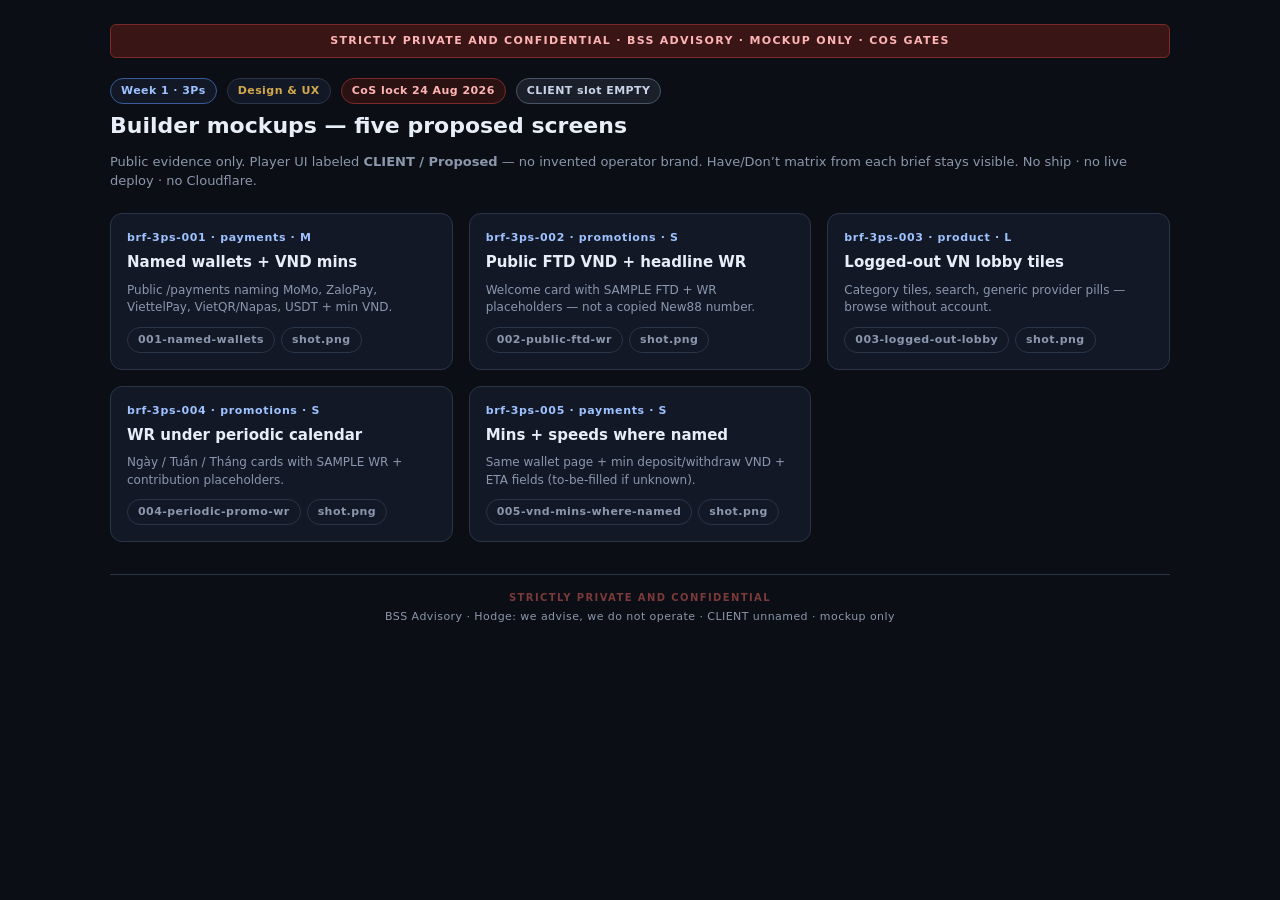
<file: index.html>
<!DOCTYPE html>
<html lang="en">
<head>
  <meta charset="utf-8" />
  <meta name="viewport" content="width=device-width, initial-scale=1" />
  <title>BSS Advisory · Week 1 3Ps mockups · PRIVATE</title>
  <link rel="stylesheet" href="styles.css" />
</head>
<body>
  <div class="advisory-shell">
    <div class="confidential-banner">STRICTLY PRIVATE AND CONFIDENTIAL · BSS Advisory · Mockup only · CoS gates</div>

    <div class="meta-bar">
      <span class="badge id">Week 1 · 3Ps</span>
      <span class="badge effort">Design &amp; UX</span>
      <span class="badge gate">CoS lock 24 Aug 2026</span>
      <span class="badge client">CLIENT slot EMPTY</span>
    </div>

    <h1>Builder mockups — five proposed screens</h1>
    <p class="subtitle">
      Public evidence only. Player UI labeled <strong>CLIENT / Proposed</strong> — no invented operator brand.
      Have/Don’t matrix from each brief stays visible. No ship · no live deploy · no Cloudflare.
    </p>

    <div class="gallery-grid">
      <a class="gallery-card" href="001-named-wallets/">
        <div class="gid">brf-3ps-001 · payments · M</div>
        <h3>Named wallets + VND mins</h3>
        <p>Public /payments naming MoMo, ZaloPay, ViettelPay, VietQR/Napas, USDT + min VND.</p>
        <div class="tags">
          <span class="badge">001-named-wallets</span>
          <span class="badge">shot.png</span>
        </div>
      </a>
      <a class="gallery-card" href="002-public-ftd-wr/">
        <div class="gid">brf-3ps-002 · promotions · S</div>
        <h3>Public FTD VND + headline WR</h3>
        <p>Welcome card with SAMPLE FTD + WR placeholders — not a copied New88 number.</p>
        <div class="tags">
          <span class="badge">002-public-ftd-wr</span>
          <span class="badge">shot.png</span>
        </div>
      </a>
      <a class="gallery-card" href="003-logged-out-lobby/">
        <div class="gid">brf-3ps-003 · product · L</div>
        <h3>Logged-out VN lobby tiles</h3>
        <p>Category tiles, search, generic provider pills — browse without account.</p>
        <div class="tags">
          <span class="badge">003-logged-out-lobby</span>
          <span class="badge">shot.png</span>
        </div>
      </a>
      <a class="gallery-card" href="004-periodic-promo-wr/">
        <div class="gid">brf-3ps-004 · promotions · S</div>
        <h3>WR under periodic calendar</h3>
        <p>Ngày / Tuần / Tháng cards with SAMPLE WR + contribution placeholders.</p>
        <div class="tags">
          <span class="badge">004-periodic-promo-wr</span>
          <span class="badge">shot.png</span>
        </div>
      </a>
      <a class="gallery-card" href="005-vnd-mins-where-named/">
        <div class="gid">brf-3ps-005 · payments · S</div>
        <h3>Mins + speeds where named</h3>
        <p>Same wallet page + min deposit/withdraw VND + ETA fields (to-be-filled if unknown).</p>
        <div class="tags">
          <span class="badge">005-vnd-mins-where-named</span>
          <span class="badge">shot.png</span>
        </div>
      </a>
    </div>

    <div class="footer-conf">
      STRICTLY PRIVATE AND CONFIDENTIAL
      <span class="sub">BSS Advisory · Hodge: we advise, we do not operate · CLIENT unnamed · mockup only</span>
    </div>
  </div>
</body>
</html>
</file>
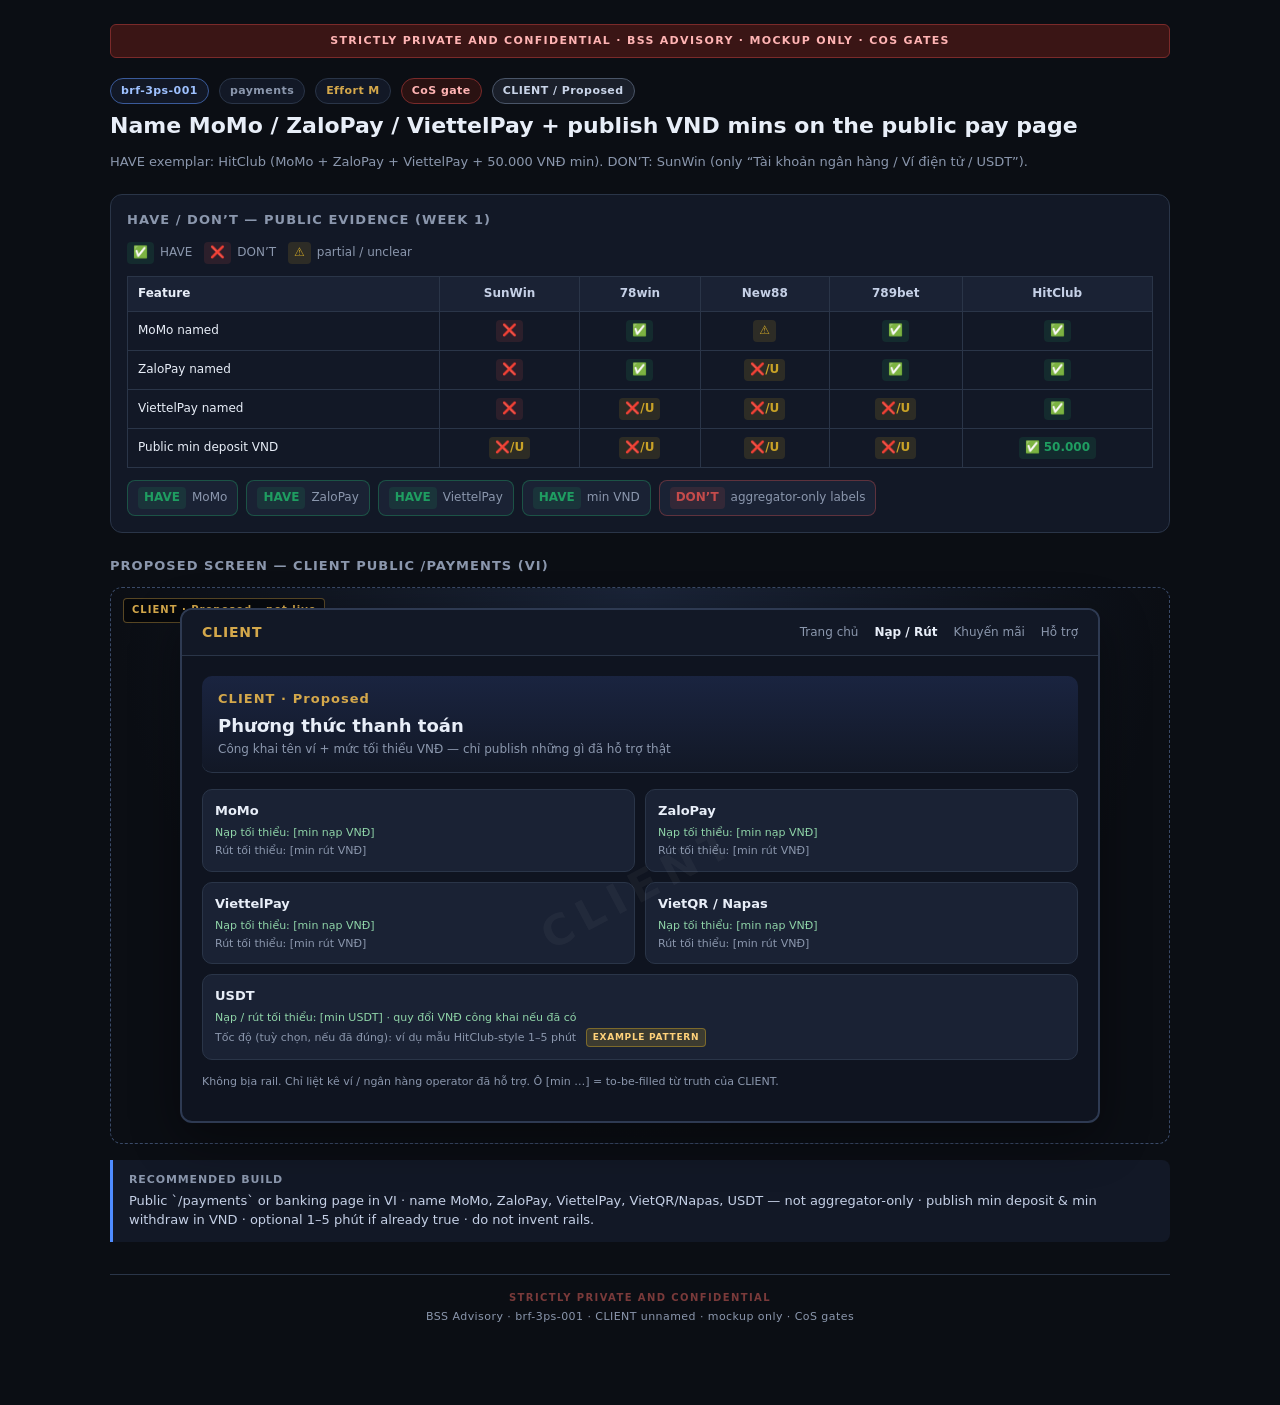
<file: 001-named-wallets/index.html>
<!DOCTYPE html>
<html lang="en">
<head>
  <meta charset="utf-8" />
  <meta name="viewport" content="width=device-width, initial-scale=1" />
  <title>brf-3ps-001 · Named wallets + VND mins · PRIVATE</title>
  <link rel="stylesheet" href="../styles.css" />
</head>
<body>
  <div class="advisory-shell">
    <div class="confidential-banner">STRICTLY PRIVATE AND CONFIDENTIAL · BSS Advisory · Mockup only · CoS gates</div>

    <div class="meta-bar">
      <span class="badge id">brf-3ps-001</span>
      <span class="badge">payments</span>
      <span class="badge effort">Effort M</span>
      <span class="badge gate">CoS gate</span>
      <span class="badge client">CLIENT / Proposed</span>
    </div>

    <h1>Name MoMo / ZaloPay / ViettelPay + publish VND mins on the public pay page</h1>
    <p class="subtitle">HAVE exemplar: HitClub (MoMo + ZaloPay + ViettelPay + 50.000 VNĐ min). DON’T: SunWin (only “Tài khoản ngân hàng / Ví điện tử / USDT”).</p>

    <section class="hd-section">
      <h2>Have / Don’t — public evidence (Week 1)</h2>
      <div class="hd-legend">
        <span><span class="chip have">✅</span> HAVE</span>
        <span><span class="chip dont">❌</span> DON’T</span>
        <span><span class="chip warn">⚠</span> partial / unclear</span>
      </div>
      <table class="matrix">
        <thead>
          <tr>
            <th>Feature</th>
            <th class="brand">SunWin</th>
            <th class="brand">78win</th>
            <th class="brand">New88</th>
            <th class="brand">789bet</th>
            <th class="brand">HitClub</th>
          </tr>
        </thead>
        <tbody>
          <tr>
            <td>MoMo named</td>
            <td><span class="chip dont">❌</span></td>
            <td><span class="chip have">✅</span></td>
            <td><span class="chip warn">⚠</span></td>
            <td><span class="chip have">✅</span></td>
            <td><span class="chip have">✅</span></td>
          </tr>
          <tr>
            <td>ZaloPay named</td>
            <td><span class="chip dont">❌</span></td>
            <td><span class="chip have">✅</span></td>
            <td><span class="chip warn">❌/U</span></td>
            <td><span class="chip have">✅</span></td>
            <td><span class="chip have">✅</span></td>
          </tr>
          <tr>
            <td>ViettelPay named</td>
            <td><span class="chip dont">❌</span></td>
            <td><span class="chip warn">❌/U</span></td>
            <td><span class="chip warn">❌/U</span></td>
            <td><span class="chip warn">❌/U</span></td>
            <td><span class="chip have">✅</span></td>
          </tr>
          <tr>
            <td>Public min deposit VND</td>
            <td><span class="chip warn">❌/U</span></td>
            <td><span class="chip warn">❌/U</span></td>
            <td><span class="chip warn">❌/U</span></td>
            <td><span class="chip warn">❌/U</span></td>
            <td><span class="chip have">✅ 50.000</span></td>
          </tr>
        </tbody>
      </table>
      <div class="hd-strip">
        <div class="hd-pill have-row"><span class="chip have">HAVE</span><span class="label">MoMo</span></div>
        <div class="hd-pill have-row"><span class="chip have">HAVE</span><span class="label">ZaloPay</span></div>
        <div class="hd-pill have-row"><span class="chip have">HAVE</span><span class="label">ViettelPay</span></div>
        <div class="hd-pill have-row"><span class="chip have">HAVE</span><span class="label">min VND</span></div>
        <div class="hd-pill dont-row"><span class="chip dont">DON’T</span><span class="label">aggregator-only labels</span></div>
      </div>
    </section>

    <section class="mock-section">
      <h2>Proposed screen — CLIENT public /payments (VI)</h2>
      <div class="mock-frame">
        <div class="mock-label">CLIENT · Proposed · not live</div>
        <div class="desktop-mock">
          <div class="desktop-topbar">
            <div class="desktop-brand">CLIENT</div>
            <div class="desktop-nav">
              <span>Trang chủ</span>
              <span class="active">Nạp / Rút</span>
              <span>Khuyến mãi</span>
              <span>Hỗ trợ</span>
            </div>
          </div>
          <div class="desktop-body">
            <div class="client-watermark">CLIENT</div>
            <div class="ui-header" style="border-radius:10px;margin-bottom:16px;">
              <div class="brand-slot">CLIENT · Proposed</div>
              <div class="page-title">Phương thức thanh toán</div>
              <div class="page-sub">Công khai tên ví + mức tối thiểu VNĐ — chỉ publish những gì đã hỗ trợ thật</div>
            </div>
            <div class="wallet-grid" style="padding:0;">
              <div class="wallet-card">
                <div class="name">MoMo</div>
                <div class="min">Nạp tối thiểu: [min nạp VNĐ]</div>
                <div class="eta">Rút tối thiểu: [min rút VNĐ]</div>
              </div>
              <div class="wallet-card">
                <div class="name">ZaloPay</div>
                <div class="min">Nạp tối thiểu: [min nạp VNĐ]</div>
                <div class="eta">Rút tối thiểu: [min rút VNĐ]</div>
              </div>
              <div class="wallet-card">
                <div class="name">ViettelPay</div>
                <div class="min">Nạp tối thiểu: [min nạp VNĐ]</div>
                <div class="eta">Rút tối thiểu: [min rút VNĐ]</div>
              </div>
              <div class="wallet-card">
                <div class="name">VietQR / Napas</div>
                <div class="min">Nạp tối thiểu: [min nạp VNĐ]</div>
                <div class="eta">Rút tối thiểu: [min rút VNĐ]</div>
              </div>
              <div class="wallet-card span2">
                <div class="name">USDT</div>
                <div class="min">Nạp / rút tối thiểu: [min USDT] · quy đổi VNĐ công khai nếu đã có</div>
                <div class="eta">Tốc độ (tuỳ chọn, nếu đã đúng): ví dụ mẫu HitClub-style 1–5 phút <span class="sample-tag">EXAMPLE PATTERN</span></div>
              </div>
            </div>
            <p style="font-size:11px;color:#8b97ad;margin-top:14px;">
              Không bịa rail. Chỉ liệt kê ví / ngân hàng operator đã hỗ trợ. Ô [min …] = to-be-filled từ truth của CLIENT.
            </p>
          </div>
        </div>
      </div>
    </section>

    <div class="rec-box">
      <strong>Recommended build</strong>
      Public `/payments` or banking page in VI · name MoMo, ZaloPay, ViettelPay, VietQR/Napas, USDT — not aggregator-only · publish min deposit &amp; min withdraw in VND · optional 1–5 phút if already true · do not invent rails.
    </div>

    <div class="footer-conf">
      STRICTLY PRIVATE AND CONFIDENTIAL
      <span class="sub">BSS Advisory · brf-3ps-001 · CLIENT unnamed · mockup only · CoS gates</span>
    </div>
  </div>
</body>
</html>
</file>
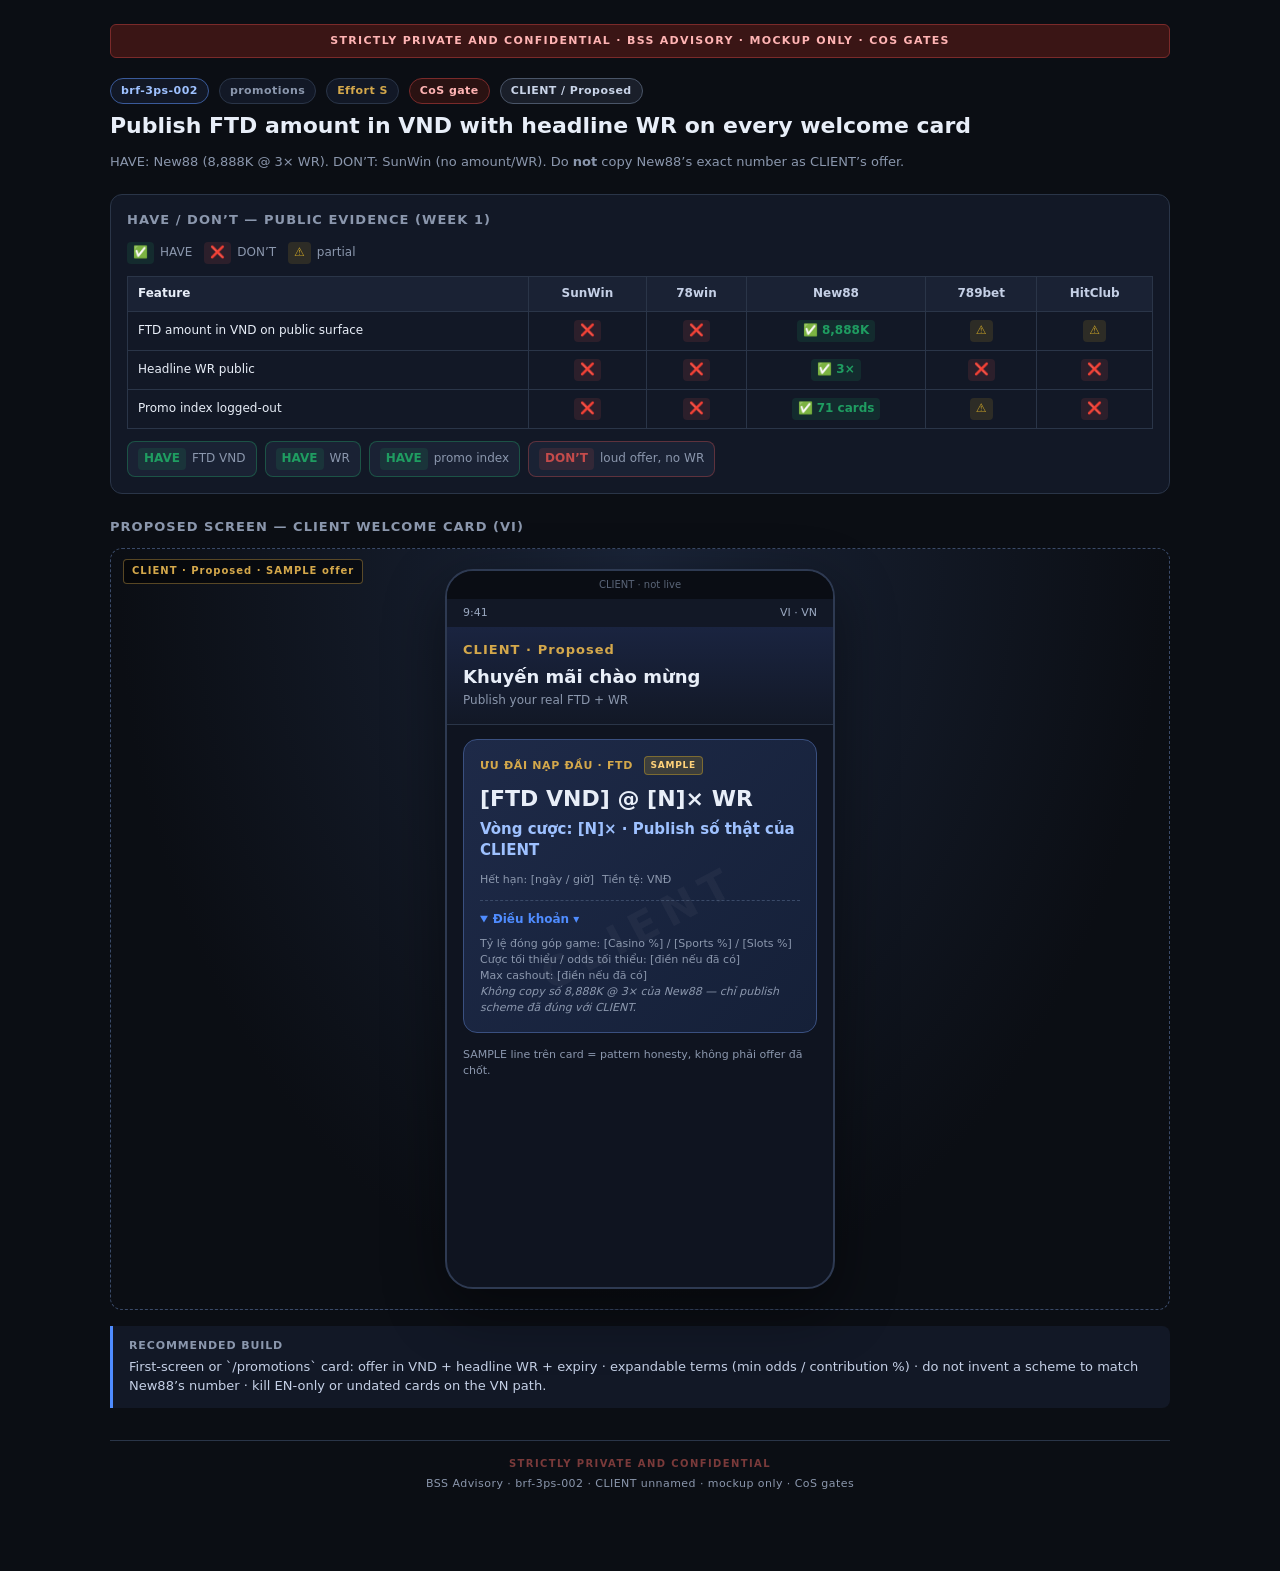
<file: 002-public-ftd-wr/index.html>
<!DOCTYPE html>
<html lang="en">
<head>
  <meta charset="utf-8" />
  <meta name="viewport" content="width=device-width, initial-scale=1" />
  <title>brf-3ps-002 · Public FTD + WR · PRIVATE</title>
  <link rel="stylesheet" href="../styles.css" />
</head>
<body>
  <div class="advisory-shell">
    <div class="confidential-banner">STRICTLY PRIVATE AND CONFIDENTIAL · BSS Advisory · Mockup only · CoS gates</div>

    <div class="meta-bar">
      <span class="badge id">brf-3ps-002</span>
      <span class="badge">promotions</span>
      <span class="badge effort">Effort S</span>
      <span class="badge gate">CoS gate</span>
      <span class="badge client">CLIENT / Proposed</span>
    </div>

    <h1>Publish FTD amount in VND with headline WR on every welcome card</h1>
    <p class="subtitle">HAVE: New88 (8,888K @ 3× WR). DON’T: SunWin (no amount/WR). Do <strong>not</strong> copy New88’s exact number as CLIENT’s offer.</p>

    <section class="hd-section">
      <h2>Have / Don’t — public evidence (Week 1)</h2>
      <div class="hd-legend">
        <span><span class="chip have">✅</span> HAVE</span>
        <span><span class="chip dont">❌</span> DON’T</span>
        <span><span class="chip warn">⚠</span> partial</span>
      </div>
      <table class="matrix">
        <thead>
          <tr>
            <th>Feature</th>
            <th class="brand">SunWin</th>
            <th class="brand">78win</th>
            <th class="brand">New88</th>
            <th class="brand">789bet</th>
            <th class="brand">HitClub</th>
          </tr>
        </thead>
        <tbody>
          <tr>
            <td>FTD amount in VND on public surface</td>
            <td><span class="chip dont">❌</span></td>
            <td><span class="chip dont">❌</span></td>
            <td><span class="chip have">✅ 8,888K</span></td>
            <td><span class="chip warn">⚠</span></td>
            <td><span class="chip warn">⚠</span></td>
          </tr>
          <tr>
            <td>Headline WR public</td>
            <td><span class="chip dont">❌</span></td>
            <td><span class="chip dont">❌</span></td>
            <td><span class="chip have">✅ 3×</span></td>
            <td><span class="chip dont">❌</span></td>
            <td><span class="chip dont">❌</span></td>
          </tr>
          <tr>
            <td>Promo index logged-out</td>
            <td><span class="chip dont">❌</span></td>
            <td><span class="chip dont">❌</span></td>
            <td><span class="chip have">✅ 71 cards</span></td>
            <td><span class="chip warn">⚠</span></td>
            <td><span class="chip dont">❌</span></td>
          </tr>
        </tbody>
      </table>
      <div class="hd-strip">
        <div class="hd-pill have-row"><span class="chip have">HAVE</span><span class="label">FTD VND</span></div>
        <div class="hd-pill have-row"><span class="chip have">HAVE</span><span class="label">WR</span></div>
        <div class="hd-pill have-row"><span class="chip have">HAVE</span><span class="label">promo index</span></div>
        <div class="hd-pill dont-row"><span class="chip dont">DON’T</span><span class="label">loud offer, no WR</span></div>
      </div>
    </section>

    <section class="mock-section">
      <h2>Proposed screen — CLIENT welcome card (VI)</h2>
      <div class="mock-frame">
        <div class="mock-label">CLIENT · Proposed · SAMPLE offer</div>
        <div class="phone">
          <div class="phone-notch">CLIENT · not live</div>
          <div class="phone-status"><span>9:41</span><span>VI · VN</span></div>
          <div class="phone-body">
            <div class="client-watermark">CLIENT</div>
            <div class="ui-header">
              <div class="brand-slot">CLIENT · Proposed</div>
              <div class="page-title">Khuyến mãi chào mừng</div>
              <div class="page-sub">Publish your real FTD + WR</div>
            </div>
            <div class="promo-card">
              <div class="eyebrow">Ưu đãi nạp đầu · FTD <span class="sample-tag">SAMPLE</span></div>
              <div class="headline">[FTD VND] @ [N]× WR</div>
              <div class="wr">Vòng cược: [N]× · Publish số thật của CLIENT</div>
              <div class="meta-row">
                <span>Hết hạn: [ngày / giờ]</span>
                <span>Tiền tệ: VNĐ</span>
              </div>
              <div class="terms-toggle">
                <details open>
                  <summary>Điều khoản ▾</summary>
                  <div class="terms-body">
                    Tỷ lệ đóng góp game: [Casino %] / [Sports %] / [Slots %]<br />
                    Cược tối thiểu / odds tối thiểu: [điền nếu đã có]<br />
                    Max cashout: [điền nếu đã có]<br />
                    <em>Không copy số 8,888K @ 3× của New88 — chỉ publish scheme đã đúng với CLIENT.</em>
                  </div>
                </details>
              </div>
            </div>
            <p style="padding:0 16px;font-size:11px;color:#8b97ad;">
              SAMPLE line trên card = pattern honesty, không phải offer đã chốt.
            </p>
          </div>
        </div>
      </div>
    </section>

    <div class="rec-box">
      <strong>Recommended build</strong>
      First-screen or `/promotions` card: offer in VND + headline WR + expiry · expandable terms (min odds / contribution %) · do not invent a scheme to match New88’s number · kill EN-only or undated cards on the VN path.
    </div>

    <div class="footer-conf">
      STRICTLY PRIVATE AND CONFIDENTIAL
      <span class="sub">BSS Advisory · brf-3ps-002 · CLIENT unnamed · mockup only · CoS gates</span>
    </div>
  </div>
</body>
</html>
</file>
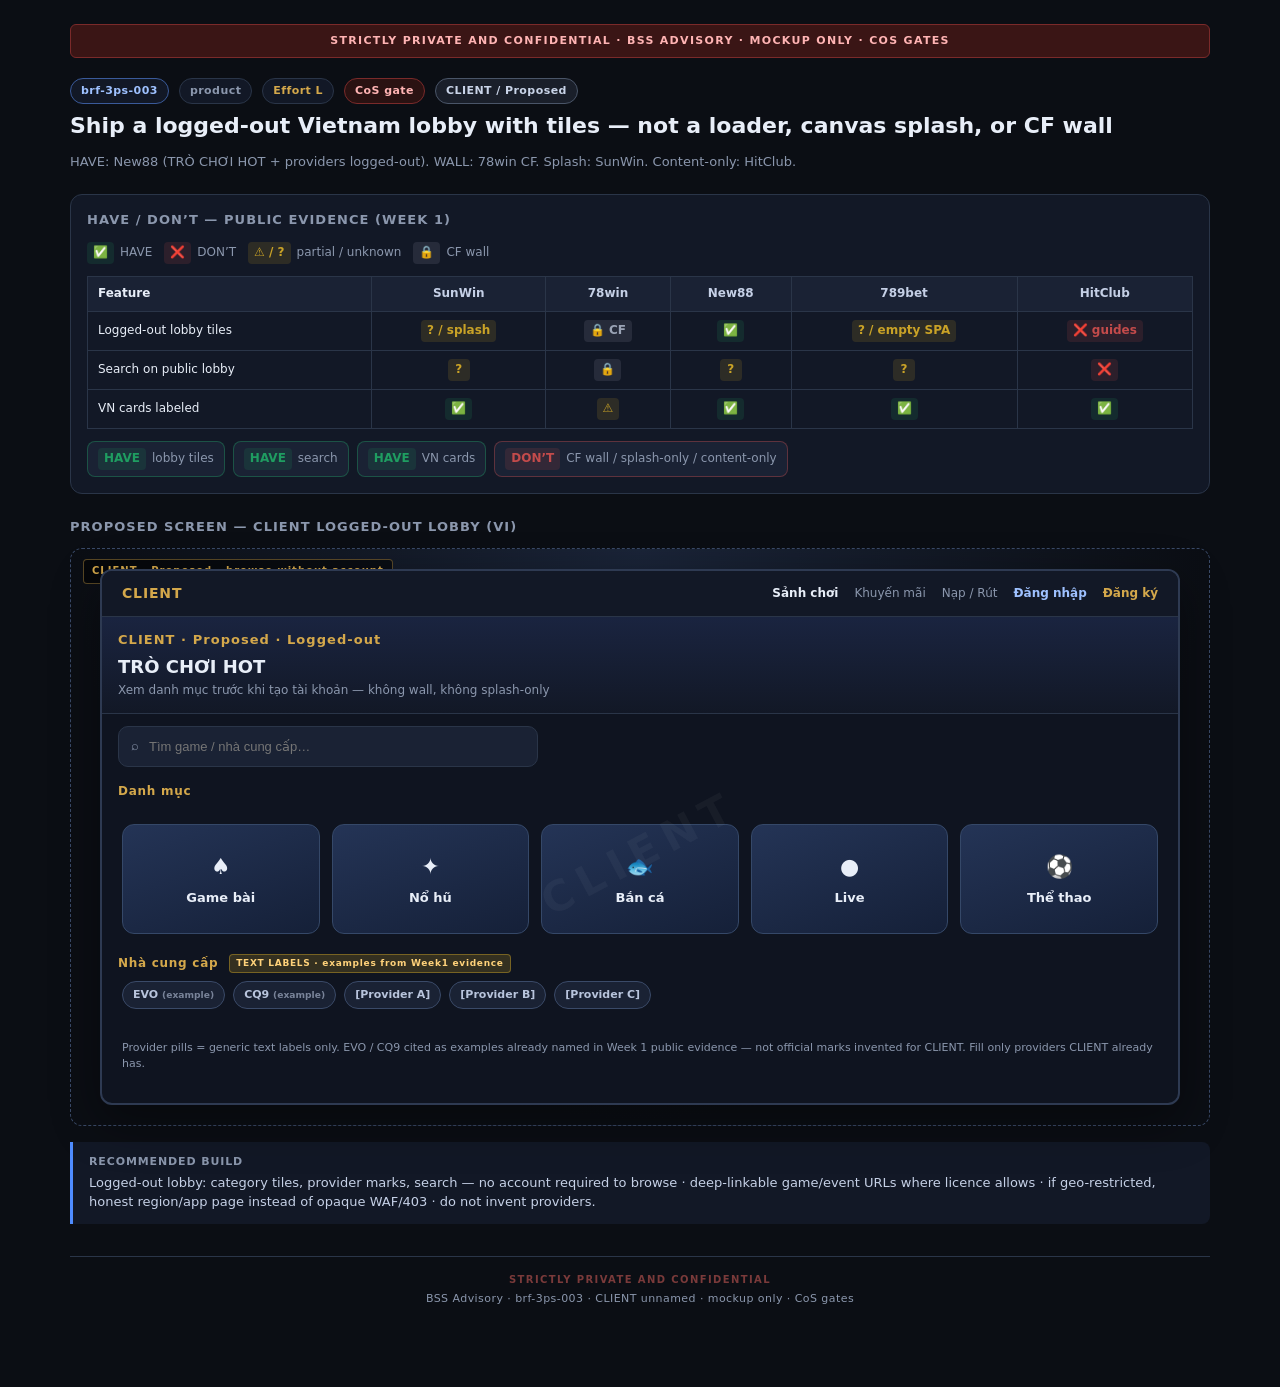
<file: 003-logged-out-lobby/index.html>
<!DOCTYPE html>
<html lang="en">
<head>
  <meta charset="utf-8" />
  <meta name="viewport" content="width=device-width, initial-scale=1" />
  <title>brf-3ps-003 · Logged-out lobby · PRIVATE</title>
  <link rel="stylesheet" href="../styles.css" />
</head>
<body>
  <div class="advisory-shell" style="max-width:1180px;">
    <div class="confidential-banner">STRICTLY PRIVATE AND CONFIDENTIAL · BSS Advisory · Mockup only · CoS gates</div>

    <div class="meta-bar">
      <span class="badge id">brf-3ps-003</span>
      <span class="badge">product</span>
      <span class="badge effort">Effort L</span>
      <span class="badge gate">CoS gate</span>
      <span class="badge client">CLIENT / Proposed</span>
    </div>

    <h1>Ship a logged-out Vietnam lobby with tiles — not a loader, canvas splash, or CF wall</h1>
    <p class="subtitle">HAVE: New88 (TRÒ CHƠI HOT + providers logged-out). WALL: 78win CF. Splash: SunWin. Content-only: HitClub.</p>

    <section class="hd-section">
      <h2>Have / Don’t — public evidence (Week 1)</h2>
      <div class="hd-legend">
        <span><span class="chip have">✅</span> HAVE</span>
        <span><span class="chip dont">❌</span> DON’T</span>
        <span><span class="chip warn">⚠ / ?</span> partial / unknown</span>
        <span><span class="chip lock">🔒</span> CF wall</span>
      </div>
      <table class="matrix">
        <thead>
          <tr>
            <th>Feature</th>
            <th class="brand">SunWin</th>
            <th class="brand">78win</th>
            <th class="brand">New88</th>
            <th class="brand">789bet</th>
            <th class="brand">HitClub</th>
          </tr>
        </thead>
        <tbody>
          <tr>
            <td>Logged-out lobby tiles</td>
            <td><span class="chip warn">? / splash</span></td>
            <td><span class="chip lock">🔒 CF</span></td>
            <td><span class="chip have">✅</span></td>
            <td><span class="chip warn">? / empty SPA</span></td>
            <td><span class="chip dont">❌ guides</span></td>
          </tr>
          <tr>
            <td>Search on public lobby</td>
            <td><span class="chip warn">?</span></td>
            <td><span class="chip lock">🔒</span></td>
            <td><span class="chip warn">?</span></td>
            <td><span class="chip warn">?</span></td>
            <td><span class="chip dont">❌</span></td>
          </tr>
          <tr>
            <td>VN cards labeled</td>
            <td><span class="chip have">✅</span></td>
            <td><span class="chip warn">⚠</span></td>
            <td><span class="chip have">✅</span></td>
            <td><span class="chip have">✅</span></td>
            <td><span class="chip have">✅</span></td>
          </tr>
        </tbody>
      </table>
      <div class="hd-strip">
        <div class="hd-pill have-row"><span class="chip have">HAVE</span><span class="label">lobby tiles</span></div>
        <div class="hd-pill have-row"><span class="chip have">HAVE</span><span class="label">search</span></div>
        <div class="hd-pill have-row"><span class="chip have">HAVE</span><span class="label">VN cards</span></div>
        <div class="hd-pill dont-row"><span class="chip dont">DON’T</span><span class="label">CF wall / splash-only / content-only</span></div>
      </div>
    </section>

    <section class="mock-section">
      <h2>Proposed screen — CLIENT logged-out lobby (VI)</h2>
      <div class="mock-frame">
        <div class="mock-label">CLIENT · Proposed · browse without account</div>
        <div class="desktop-mock desktop-lobby">
          <div class="desktop-topbar">
            <div class="desktop-brand">CLIENT</div>
            <div class="desktop-nav">
              <span class="active">Sảnh chơi</span>
              <span>Khuyến mãi</span>
              <span>Nạp / Rút</span>
              <span style="color:#9ec1ff;font-weight:600;">Đăng nhập</span>
              <span style="color:var(--gold);font-weight:600;">Đăng ký</span>
            </div>
          </div>
          <div class="desktop-body" style="padding:0;position:relative;">
            <div class="client-watermark">CLIENT</div>
            <div class="ui-header">
              <div class="brand-slot">CLIENT · Proposed · Logged-out</div>
              <div class="page-title">TRÒ CHƠI HOT</div>
              <div class="page-sub">Xem danh mục trước khi tạo tài khoản — không wall, không splash-only</div>
            </div>
            <div class="lobby-search" style="max-width:420px;">
              <span>⌕</span>
              <input type="text" placeholder="Tìm game / nhà cung cấp…" readonly />
            </div>
            <div class="section-label">Danh mục</div>
            <div class="lobby-desktop-grid">
              <div class="tile"><div class="icon">♠</div><div class="name">Game bài</div></div>
              <div class="tile"><div class="icon">✦</div><div class="name">Nổ hũ</div></div>
              <div class="tile"><div class="icon">🐟</div><div class="name">Bắn cá</div></div>
              <div class="tile"><div class="icon">●</div><div class="name">Live</div></div>
              <div class="tile"><div class="icon">⚽</div><div class="name">Thể thao</div></div>
            </div>
            <div class="section-label">Nhà cung cấp <span class="sample-tag">TEXT LABELS · examples from Week1 evidence</span></div>
            <div class="lobby-providers-desktop">
              <span class="provider-pill">EVO <small style="opacity:.6">(example)</small></span>
              <span class="provider-pill">CQ9 <small style="opacity:.6">(example)</small></span>
              <span class="provider-pill">[Provider A]</span>
              <span class="provider-pill">[Provider B]</span>
              <span class="provider-pill">[Provider C]</span>
            </div>
            <p style="padding:0 20px 20px;font-size:11px;color:#8b97ad;">
              Provider pills = generic text labels only. EVO / CQ9 cited as examples already named in Week 1 public evidence — not official marks invented for CLIENT. Fill only providers CLIENT already has.
            </p>
          </div>
        </div>
      </div>
    </section>

    <div class="rec-box">
      <strong>Recommended build</strong>
      Logged-out lobby: category tiles, provider marks, search — no account required to browse · deep-linkable game/event URLs where licence allows · if geo-restricted, honest region/app page instead of opaque WAF/403 · do not invent providers.
    </div>

    <div class="footer-conf">
      STRICTLY PRIVATE AND CONFIDENTIAL
      <span class="sub">BSS Advisory · brf-3ps-003 · CLIENT unnamed · mockup only · CoS gates</span>
    </div>
  </div>
</body>
</html>
</file>
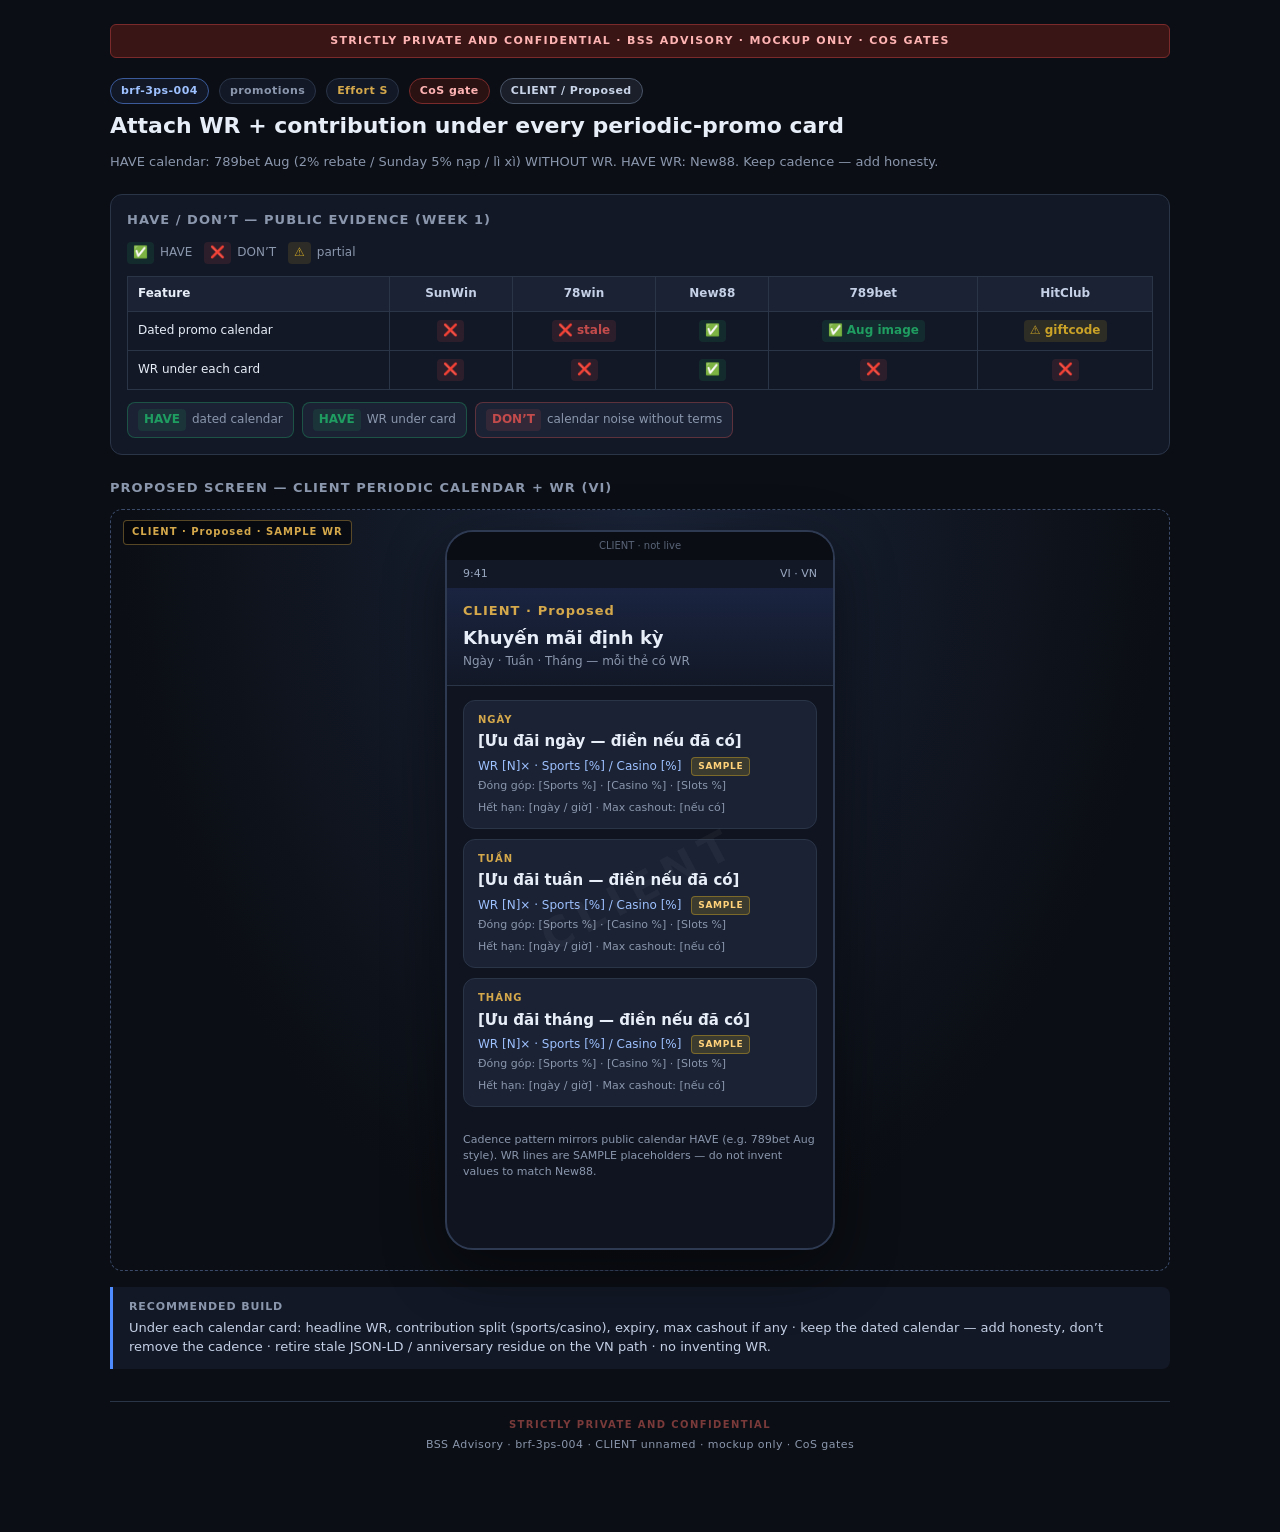
<file: 004-periodic-promo-wr/index.html>
<!DOCTYPE html>
<html lang="en">
<head>
  <meta charset="utf-8" />
  <meta name="viewport" content="width=device-width, initial-scale=1" />
  <title>brf-3ps-004 · Periodic promo WR · PRIVATE</title>
  <link rel="stylesheet" href="../styles.css" />
</head>
<body>
  <div class="advisory-shell">
    <div class="confidential-banner">STRICTLY PRIVATE AND CONFIDENTIAL · BSS Advisory · Mockup only · CoS gates</div>

    <div class="meta-bar">
      <span class="badge id">brf-3ps-004</span>
      <span class="badge">promotions</span>
      <span class="badge effort">Effort S</span>
      <span class="badge gate">CoS gate</span>
      <span class="badge client">CLIENT / Proposed</span>
    </div>

    <h1>Attach WR + contribution under every periodic-promo card</h1>
    <p class="subtitle">HAVE calendar: 789bet Aug (2% rebate / Sunday 5% nạp / lì xì) WITHOUT WR. HAVE WR: New88. Keep cadence — add honesty.</p>

    <section class="hd-section">
      <h2>Have / Don’t — public evidence (Week 1)</h2>
      <div class="hd-legend">
        <span><span class="chip have">✅</span> HAVE</span>
        <span><span class="chip dont">❌</span> DON’T</span>
        <span><span class="chip warn">⚠</span> partial</span>
      </div>
      <table class="matrix">
        <thead>
          <tr>
            <th>Feature</th>
            <th class="brand">SunWin</th>
            <th class="brand">78win</th>
            <th class="brand">New88</th>
            <th class="brand">789bet</th>
            <th class="brand">HitClub</th>
          </tr>
        </thead>
        <tbody>
          <tr>
            <td>Dated promo calendar</td>
            <td><span class="chip dont">❌</span></td>
            <td><span class="chip dont">❌ stale</span></td>
            <td><span class="chip have">✅</span></td>
            <td><span class="chip have">✅ Aug image</span></td>
            <td><span class="chip warn">⚠ giftcode</span></td>
          </tr>
          <tr>
            <td>WR under each card</td>
            <td><span class="chip dont">❌</span></td>
            <td><span class="chip dont">❌</span></td>
            <td><span class="chip have">✅</span></td>
            <td><span class="chip dont">❌</span></td>
            <td><span class="chip dont">❌</span></td>
          </tr>
        </tbody>
      </table>
      <div class="hd-strip">
        <div class="hd-pill have-row"><span class="chip have">HAVE</span><span class="label">dated calendar</span></div>
        <div class="hd-pill have-row"><span class="chip have">HAVE</span><span class="label">WR under card</span></div>
        <div class="hd-pill dont-row"><span class="chip dont">DON’T</span><span class="label">calendar noise without terms</span></div>
      </div>
    </section>

    <section class="mock-section">
      <h2>Proposed screen — CLIENT periodic calendar + WR (VI)</h2>
      <div class="mock-frame">
        <div class="mock-label">CLIENT · Proposed · SAMPLE WR</div>
        <div class="phone">
          <div class="phone-notch">CLIENT · not live</div>
          <div class="phone-status"><span>9:41</span><span>VI · VN</span></div>
          <div class="phone-body">
            <div class="client-watermark">CLIENT</div>
            <div class="ui-header">
              <div class="brand-slot">CLIENT · Proposed</div>
              <div class="page-title">Khuyến mãi định kỳ</div>
              <div class="page-sub">Ngày · Tuần · Tháng — mỗi thẻ có WR</div>
            </div>
            <div class="calendar-stack">
              <div class="cal-card">
                <div class="cadence">Ngày</div>
                <div class="offer">[Ưu đãi ngày — điền nếu đã có]</div>
                <div class="wr-line">WR [N]× · Sports [%] / Casino [%] <span class="sample-tag">SAMPLE</span></div>
                <div class="contrib">Đóng góp: [Sports %] · [Casino %] · [Slots %]</div>
                <div class="expiry">Hết hạn: [ngày / giờ] · Max cashout: [nếu có]</div>
              </div>
              <div class="cal-card">
                <div class="cadence">Tuần</div>
                <div class="offer">[Ưu đãi tuần — điền nếu đã có]</div>
                <div class="wr-line">WR [N]× · Sports [%] / Casino [%] <span class="sample-tag">SAMPLE</span></div>
                <div class="contrib">Đóng góp: [Sports %] · [Casino %] · [Slots %]</div>
                <div class="expiry">Hết hạn: [ngày / giờ] · Max cashout: [nếu có]</div>
              </div>
              <div class="cal-card">
                <div class="cadence">Tháng</div>
                <div class="offer">[Ưu đãi tháng — điền nếu đã có]</div>
                <div class="wr-line">WR [N]× · Sports [%] / Casino [%] <span class="sample-tag">SAMPLE</span></div>
                <div class="contrib">Đóng góp: [Sports %] · [Casino %] · [Slots %]</div>
                <div class="expiry">Hết hạn: [ngày / giờ] · Max cashout: [nếu có]</div>
              </div>
            </div>
            <p style="padding:0 16px;font-size:11px;color:#8b97ad;">
              Cadence pattern mirrors public calendar HAVE (e.g. 789bet Aug style). WR lines are SAMPLE placeholders — do not invent values to match New88.
            </p>
          </div>
        </div>
      </div>
    </section>

    <div class="rec-box">
      <strong>Recommended build</strong>
      Under each calendar card: headline WR, contribution split (sports/casino), expiry, max cashout if any · keep the dated calendar — add honesty, don’t remove the cadence · retire stale JSON-LD / anniversary residue on the VN path · no inventing WR.
    </div>

    <div class="footer-conf">
      STRICTLY PRIVATE AND CONFIDENTIAL
      <span class="sub">BSS Advisory · brf-3ps-004 · CLIENT unnamed · mockup only · CoS gates</span>
    </div>
  </div>
</body>
</html>
</file>
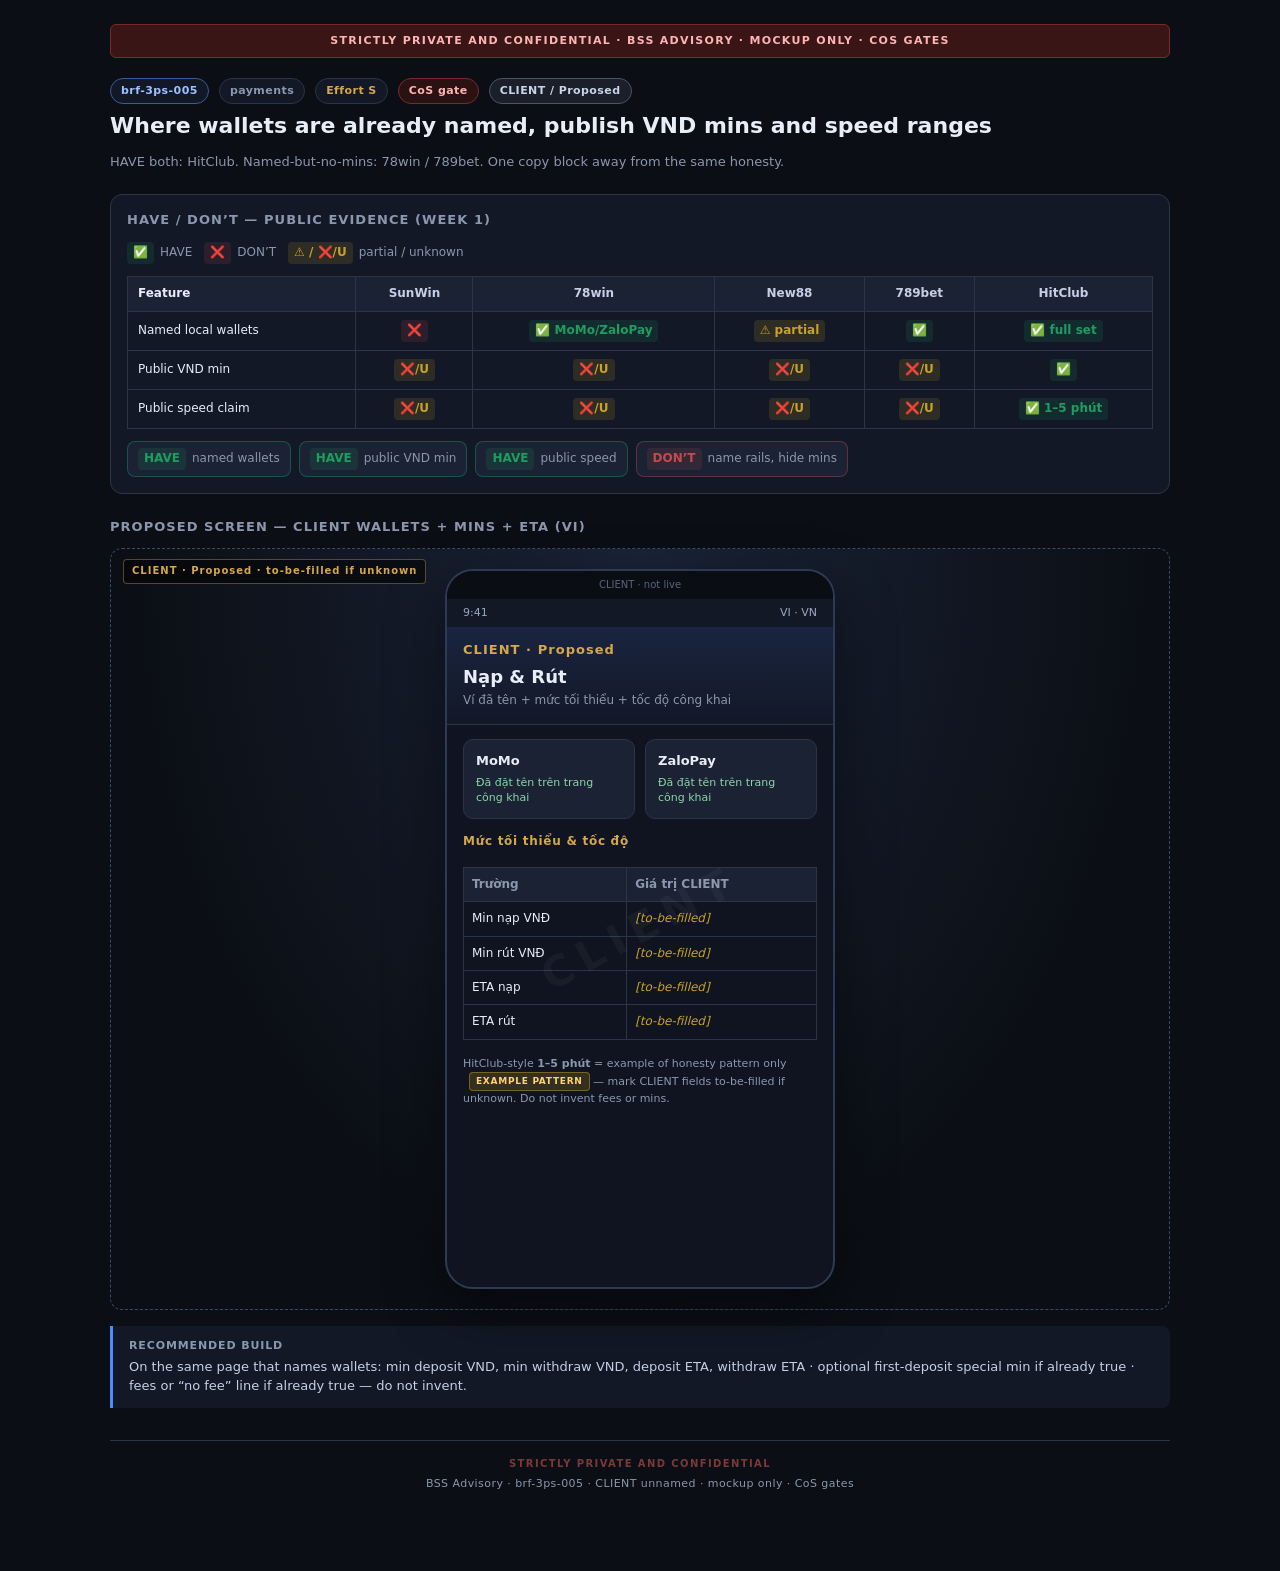
<file: 005-vnd-mins-where-named/index.html>
<!DOCTYPE html>
<html lang="en">
<head>
  <meta charset="utf-8" />
  <meta name="viewport" content="width=device-width, initial-scale=1" />
  <title>brf-3ps-005 · VND mins where named · PRIVATE</title>
  <link rel="stylesheet" href="../styles.css" />
</head>
<body>
  <div class="advisory-shell">
    <div class="confidential-banner">STRICTLY PRIVATE AND CONFIDENTIAL · BSS Advisory · Mockup only · CoS gates</div>

    <div class="meta-bar">
      <span class="badge id">brf-3ps-005</span>
      <span class="badge">payments</span>
      <span class="badge effort">Effort S</span>
      <span class="badge gate">CoS gate</span>
      <span class="badge client">CLIENT / Proposed</span>
    </div>

    <h1>Where wallets are already named, publish VND mins and speed ranges</h1>
    <p class="subtitle">HAVE both: HitClub. Named-but-no-mins: 78win / 789bet. One copy block away from the same honesty.</p>

    <section class="hd-section">
      <h2>Have / Don’t — public evidence (Week 1)</h2>
      <div class="hd-legend">
        <span><span class="chip have">✅</span> HAVE</span>
        <span><span class="chip dont">❌</span> DON’T</span>
        <span><span class="chip warn">⚠ / ❌/U</span> partial / unknown</span>
      </div>
      <table class="matrix">
        <thead>
          <tr>
            <th>Feature</th>
            <th class="brand">SunWin</th>
            <th class="brand">78win</th>
            <th class="brand">New88</th>
            <th class="brand">789bet</th>
            <th class="brand">HitClub</th>
          </tr>
        </thead>
        <tbody>
          <tr>
            <td>Named local wallets</td>
            <td><span class="chip dont">❌</span></td>
            <td><span class="chip have">✅ MoMo/ZaloPay</span></td>
            <td><span class="chip warn">⚠ partial</span></td>
            <td><span class="chip have">✅</span></td>
            <td><span class="chip have">✅ full set</span></td>
          </tr>
          <tr>
            <td>Public VND min</td>
            <td><span class="chip warn">❌/U</span></td>
            <td><span class="chip warn">❌/U</span></td>
            <td><span class="chip warn">❌/U</span></td>
            <td><span class="chip warn">❌/U</span></td>
            <td><span class="chip have">✅</span></td>
          </tr>
          <tr>
            <td>Public speed claim</td>
            <td><span class="chip warn">❌/U</span></td>
            <td><span class="chip warn">❌/U</span></td>
            <td><span class="chip warn">❌/U</span></td>
            <td><span class="chip warn">❌/U</span></td>
            <td><span class="chip have">✅ 1–5 phút</span></td>
          </tr>
        </tbody>
      </table>
      <div class="hd-strip">
        <div class="hd-pill have-row"><span class="chip have">HAVE</span><span class="label">named wallets</span></div>
        <div class="hd-pill have-row"><span class="chip have">HAVE</span><span class="label">public VND min</span></div>
        <div class="hd-pill have-row"><span class="chip have">HAVE</span><span class="label">public speed</span></div>
        <div class="hd-pill dont-row"><span class="chip dont">DON’T</span><span class="label">name rails, hide mins</span></div>
      </div>
    </section>

    <section class="mock-section">
      <h2>Proposed screen — CLIENT wallets + mins + ETA (VI)</h2>
      <div class="mock-frame">
        <div class="mock-label">CLIENT · Proposed · to-be-filled if unknown</div>
        <div class="phone">
          <div class="phone-notch">CLIENT · not live</div>
          <div class="phone-status"><span>9:41</span><span>VI · VN</span></div>
          <div class="phone-body">
            <div class="client-watermark">CLIENT</div>
            <div class="ui-header">
              <div class="brand-slot">CLIENT · Proposed</div>
              <div class="page-title">Nạp &amp; Rút</div>
              <div class="page-sub">Ví đã tên + mức tối thiểu + tốc độ công khai</div>
            </div>
            <div class="wallet-grid">
              <div class="wallet-card">
                <div class="name">MoMo</div>
                <div class="min">Đã đặt tên trên trang công khai</div>
              </div>
              <div class="wallet-card">
                <div class="name">ZaloPay</div>
                <div class="min">Đã đặt tên trên trang công khai</div>
              </div>
            </div>
            <div class="section-label" style="padding-top:0;">Mức tối thiểu &amp; tốc độ</div>
            <table class="mins-table">
              <thead>
                <tr>
                  <th>Trường</th>
                  <th>Giá trị CLIENT</th>
                </tr>
              </thead>
              <tbody>
                <tr>
                  <td>Min nạp VNĐ</td>
                  <td class="placeholder">[to-be-filled]</td>
                </tr>
                <tr>
                  <td>Min rút VNĐ</td>
                  <td class="placeholder">[to-be-filled]</td>
                </tr>
                <tr>
                  <td>ETA nạp</td>
                  <td class="placeholder">[to-be-filled]</td>
                </tr>
                <tr>
                  <td>ETA rút</td>
                  <td class="placeholder">[to-be-filled]</td>
                </tr>
              </tbody>
            </table>
            <p style="padding:0 16px;font-size:11px;color:#8b97ad;">
              HitClub-style <strong>1–5 phút</strong> = example of honesty pattern only
              <span class="sample-tag">EXAMPLE PATTERN</span> — mark CLIENT fields to-be-filled if unknown. Do not invent fees or mins.
            </p>
          </div>
        </div>
      </div>
    </section>

    <div class="rec-box">
      <strong>Recommended build</strong>
      On the same page that names wallets: min deposit VND, min withdraw VND, deposit ETA, withdraw ETA · optional first-deposit special min if already true · fees or “no fee” line if already true — do not invent.
    </div>

    <div class="footer-conf">
      STRICTLY PRIVATE AND CONFIDENTIAL
      <span class="sub">BSS Advisory · brf-3ps-005 · CLIENT unnamed · mockup only · CoS gates</span>
    </div>
  </div>
</body>
</html>
</file>
<file: styles.css>
/* BSS Advisory · Week 1 3Ps mockups · STRICTLY PRIVATE AND CONFIDENTIAL */
:root {
  --bg: #0b0e14;
  --panel: #121826;
  --panel-2: #1a2234;
  --border: #2a3548;
  --text: #e8eef8;
  --muted: #8b97ad;
  --have: #1f9d61;
  --have-bg: rgba(31, 157, 97, 0.15);
  --dont: #c44b4b;
  --dont-bg: rgba(196, 75, 75, 0.15);
  --warn: #c9a227;
  --warn-bg: rgba(201, 162, 39, 0.15);
  --accent: #4f8cff;
  --gold: #d4a84b;
  --phone-w: 390px;
  --radius: 12px;
  --font: "Segoe UI", system-ui, -apple-system, sans-serif;
}

* { box-sizing: border-box; }
html, body {
  margin: 0; padding: 0;
  background: var(--bg);
  color: var(--text);
  font-family: var(--font);
  line-height: 1.45;
}
a { color: var(--accent); text-decoration: none; }
a:hover { text-decoration: underline; }

.advisory-shell {
  max-width: 1100px;
  margin: 0 auto;
  padding: 24px 20px 80px;
}

.confidential-banner {
  background: #3a1515;
  border: 1px solid #7a2a2a;
  color: #ffb4b4;
  text-align: center;
  font-size: 11px;
  font-weight: 700;
  letter-spacing: 0.12em;
  padding: 8px 12px;
  margin-bottom: 20px;
  border-radius: 6px;
  text-transform: uppercase;
}

.meta-bar {
  display: flex;
  flex-wrap: wrap;
  gap: 10px;
  align-items: center;
  margin-bottom: 8px;
}
.badge {
  display: inline-flex;
  align-items: center;
  gap: 6px;
  font-size: 11px;
  font-weight: 600;
  padding: 4px 10px;
  border-radius: 999px;
  border: 1px solid var(--border);
  background: var(--panel);
  color: var(--muted);
  letter-spacing: 0.04em;
}
.badge.id { color: #9ec1ff; border-color: #3a5a9a; }
.badge.effort { color: var(--gold); }
.badge.gate { color: #ffb4b4; border-color: #7a2a2a; background: #2a1212; }
.badge.client { color: #c9d4e8; border-color: #4a5568; background: #1a1f2a; }

h1 {
  font-size: 22px;
  font-weight: 700;
  margin: 8px 0 6px;
  line-height: 1.3;
}
.subtitle {
  color: var(--muted);
  font-size: 13px;
  margin-bottom: 22px;
}

/* Have / Don't matrix */
.hd-section {
  background: var(--panel);
  border: 1px solid var(--border);
  border-radius: var(--radius);
  padding: 16px;
  margin-bottom: 24px;
}
.hd-section h2 {
  font-size: 13px;
  text-transform: uppercase;
  letter-spacing: 0.08em;
  color: var(--muted);
  margin: 0 0 12px;
}
.hd-legend {
  display: flex;
  flex-wrap: wrap;
  gap: 12px;
  margin-bottom: 12px;
  font-size: 12px;
  color: var(--muted);
}
.hd-legend span { display: inline-flex; align-items: center; gap: 6px; }
.chip {
  display: inline-flex;
  align-items: center;
  justify-content: center;
  min-width: 22px;
  height: 22px;
  padding: 0 6px;
  border-radius: 4px;
  font-size: 12px;
  font-weight: 700;
}
.chip.have { background: var(--have-bg); color: var(--have); }
.chip.dont { background: var(--dont-bg); color: var(--dont); }
.chip.warn { background: var(--warn-bg); color: var(--warn); }
.chip.lock { background: rgba(120,120,140,0.2); color: #9aa3b5; }

.matrix {
  width: 100%;
  border-collapse: collapse;
  font-size: 12px;
}
.matrix th, .matrix td {
  border: 1px solid var(--border);
  padding: 8px 10px;
  text-align: center;
}
.matrix th {
  background: var(--panel-2);
  color: var(--muted);
  font-weight: 600;
}
.matrix td:first-child, .matrix th:first-child {
  text-align: left;
  color: var(--text);
}
.matrix .brand { font-weight: 600; color: #c5d0e6; }

.hd-strip {
  display: flex;
  flex-wrap: wrap;
  gap: 8px;
  margin-top: 12px;
}
.hd-pill {
  display: inline-flex;
  align-items: center;
  gap: 6px;
  padding: 6px 10px;
  border-radius: 8px;
  font-size: 12px;
  border: 1px solid var(--border);
  background: var(--panel-2);
}
.hd-pill .label { color: var(--muted); }
.hd-pill.have-row { border-color: rgba(31,157,97,0.4); }
.hd-pill.dont-row { border-color: rgba(196,75,75,0.4); }

/* Proposed mock area */
.mock-section h2 {
  font-size: 13px;
  text-transform: uppercase;
  letter-spacing: 0.08em;
  color: var(--muted);
  margin: 0 0 12px;
}
.mock-frame {
  display: flex;
  justify-content: center;
  padding: 20px;
  background: radial-gradient(ellipse at top, #1a2438 0%, var(--bg) 70%);
  border: 1px dashed #3a4a68;
  border-radius: var(--radius);
  margin-bottom: 16px;
  position: relative;
}
.mock-label {
  position: absolute;
  top: 10px;
  left: 12px;
  font-size: 10px;
  font-weight: 700;
  letter-spacing: 0.1em;
  color: var(--gold);
  background: rgba(0,0,0,0.5);
  padding: 4px 8px;
  border-radius: 4px;
  border: 1px solid rgba(212,168,75,0.4);
}

/* Phone chrome */
.phone {
  width: var(--phone-w);
  min-height: 720px;
  background: #0f1420;
  border: 2px solid #2e3a52;
  border-radius: 28px;
  overflow: hidden;
  box-shadow: 0 20px 60px rgba(0,0,0,0.45);
  position: relative;
}
.phone-notch {
  height: 28px;
  background: #0a0d14;
  display: flex;
  align-items: center;
  justify-content: center;
  font-size: 10px;
  color: #5a6578;
}
.phone-status {
  display: flex;
  justify-content: space-between;
  padding: 6px 16px;
  font-size: 11px;
  color: #9aa8c0;
  background: #121826;
}
.phone-body { padding: 0 0 20px; }
.client-watermark {
  position: absolute;
  top: 50%;
  left: 50%;
  transform: translate(-50%, -50%) rotate(-28deg);
  font-size: 42px;
  font-weight: 800;
  letter-spacing: 0.2em;
  color: rgba(255,255,255,0.04);
  pointer-events: none;
  white-space: nowrap;
  z-index: 5;
}

/* Desktop banking page */
.desktop-mock {
  width: 100%;
  max-width: 920px;
  background: #0f1420;
  border: 2px solid #2e3a52;
  border-radius: 12px;
  overflow: hidden;
  box-shadow: 0 16px 48px rgba(0,0,0,0.4);
  position: relative;
}
.desktop-topbar {
  display: flex;
  align-items: center;
  justify-content: space-between;
  padding: 12px 20px;
  background: #121826;
  border-bottom: 1px solid var(--border);
}
.desktop-brand {
  font-weight: 700;
  font-size: 14px;
  color: var(--gold);
  letter-spacing: 0.06em;
}
.desktop-nav {
  display: flex;
  gap: 16px;
  font-size: 12px;
  color: var(--muted);
}
.desktop-nav .active { color: var(--text); font-weight: 600; }
.desktop-body { padding: 20px; position: relative; }

/* Player UI primitives */
.ui-header {
  padding: 14px 16px;
  background: linear-gradient(180deg, #1a2440, #121826);
  border-bottom: 1px solid var(--border);
}
.ui-header .brand-slot {
  font-size: 13px;
  font-weight: 700;
  color: var(--gold);
  letter-spacing: 0.08em;
}
.ui-header .page-title {
  font-size: 18px;
  font-weight: 700;
  margin-top: 4px;
}
.ui-header .page-sub {
  font-size: 12px;
  color: var(--muted);
  margin-top: 2px;
}

.wallet-grid {
  display: grid;
  grid-template-columns: 1fr 1fr;
  gap: 10px;
  padding: 14px 16px;
}
.wallet-card {
  background: var(--panel-2);
  border: 1px solid var(--border);
  border-radius: 10px;
  padding: 12px;
}
.wallet-card .name {
  font-weight: 700;
  font-size: 13px;
  margin-bottom: 4px;
}
.wallet-card .min {
  font-size: 11px;
  color: #8fd4a8;
}
.wallet-card .eta {
  font-size: 11px;
  color: var(--muted);
  margin-top: 2px;
}
.wallet-card.span2 { grid-column: span 2; }

.sample-tag {
  display: inline-block;
  font-size: 9px;
  font-weight: 700;
  letter-spacing: 0.08em;
  color: #ffd27a;
  background: rgba(201,162,39,0.2);
  border: 1px solid rgba(201,162,39,0.45);
  padding: 2px 6px;
  border-radius: 4px;
  margin-left: 6px;
  vertical-align: middle;
}

.promo-card {
  margin: 14px 16px;
  background: linear-gradient(135deg, #1e2a48, #152038);
  border: 1px solid #3a5080;
  border-radius: 14px;
  padding: 16px;
}
.promo-card .eyebrow {
  font-size: 11px;
  color: var(--gold);
  font-weight: 600;
  letter-spacing: 0.06em;
  text-transform: uppercase;
}
.promo-card .headline {
  font-size: 22px;
  font-weight: 800;
  margin: 8px 0 4px;
}
.promo-card .wr {
  font-size: 15px;
  color: #9ec1ff;
  font-weight: 600;
}
.promo-card .meta-row {
  display: flex;
  flex-wrap: wrap;
  gap: 8px;
  margin-top: 10px;
  font-size: 11px;
  color: var(--muted);
}
.promo-card .terms-toggle {
  margin-top: 12px;
  padding-top: 10px;
  border-top: 1px dashed #3a4a68;
  font-size: 12px;
  color: #a8b6d0;
}
.promo-card .terms-toggle summary {
  cursor: pointer;
  color: var(--accent);
  font-weight: 600;
}
.promo-card .terms-body {
  margin-top: 8px;
  color: var(--muted);
  font-size: 11px;
}

.calendar-stack {
  display: flex;
  flex-direction: column;
  gap: 10px;
  padding: 14px 16px;
}
.cal-card {
  background: var(--panel-2);
  border: 1px solid var(--border);
  border-radius: 12px;
  padding: 12px 14px;
}
.cal-card .cadence {
  font-size: 10px;
  font-weight: 700;
  letter-spacing: 0.1em;
  color: var(--gold);
  text-transform: uppercase;
}
.cal-card .offer {
  font-size: 15px;
  font-weight: 700;
  margin: 4px 0;
}
.cal-card .wr-line {
  font-size: 12px;
  color: #9ec1ff;
  margin-top: 4px;
}
.cal-card .contrib {
  font-size: 11px;
  color: var(--muted);
  margin-top: 2px;
}
.cal-card .expiry {
  font-size: 11px;
  color: #8b97ad;
  margin-top: 6px;
}

.lobby-search {
  margin: 12px 16px;
  display: flex;
  align-items: center;
  gap: 8px;
  background: #1a2234;
  border: 1px solid var(--border);
  border-radius: 10px;
  padding: 10px 12px;
  color: var(--muted);
  font-size: 13px;
}
.lobby-search input {
  flex: 1;
  background: transparent;
  border: none;
  outline: none;
  color: var(--text);
  font-size: 13px;
}
.tile-grid {
  display: grid;
  grid-template-columns: 1fr 1fr;
  gap: 10px;
  padding: 4px 16px 12px;
}
.tile {
  background: linear-gradient(160deg, #243456, #152038);
  border: 1px solid #354868;
  border-radius: 12px;
  padding: 18px 12px;
  text-align: center;
  min-height: 88px;
  display: flex;
  flex-direction: column;
  align-items: center;
  justify-content: center;
  gap: 6px;
}
.tile .icon { font-size: 22px; }
.tile .name { font-size: 13px; font-weight: 700; }
.provider-row {
  display: flex;
  flex-wrap: wrap;
  gap: 6px;
  padding: 0 16px 16px;
}
.provider-pill {
  font-size: 11px;
  font-weight: 600;
  padding: 5px 10px;
  border-radius: 999px;
  background: #1a2234;
  border: 1px solid #3a4a68;
  color: #b8c4dc;
}
.section-label {
  padding: 4px 16px 8px;
  font-size: 12px;
  font-weight: 700;
  color: var(--gold);
  letter-spacing: 0.06em;
}

.mins-table {
  width: calc(100% - 32px);
  margin: 8px 16px 16px;
  border-collapse: collapse;
  font-size: 12px;
}
.mins-table th, .mins-table td {
  border: 1px solid var(--border);
  padding: 8px;
  text-align: left;
}
.mins-table th {
  background: #1a2234;
  color: var(--muted);
  font-weight: 600;
}
.mins-table .placeholder {
  color: var(--warn);
  font-style: italic;
}

.rec-box {
  background: var(--panel);
  border-left: 3px solid var(--accent);
  border-radius: 0 8px 8px 0;
  padding: 12px 16px;
  font-size: 13px;
  color: #c5d0e6;
  margin-bottom: 24px;
}
.rec-box strong {
  display: block;
  font-size: 11px;
  text-transform: uppercase;
  letter-spacing: 0.08em;
  color: var(--muted);
  margin-bottom: 4px;
}

.footer-conf {
  margin-top: 32px;
  padding-top: 16px;
  border-top: 1px solid var(--border);
  text-align: center;
  font-size: 10px;
  font-weight: 700;
  letter-spacing: 0.14em;
  color: #7a3a3a;
  text-transform: uppercase;
}
.footer-conf .sub {
  display: block;
  margin-top: 4px;
  font-weight: 400;
  letter-spacing: 0.04em;
  color: var(--muted);
  text-transform: none;
  font-size: 11px;
}

/* Gallery index */
.gallery-grid {
  display: grid;
  grid-template-columns: repeat(auto-fill, minmax(280px, 1fr));
  gap: 16px;
  margin-top: 20px;
}
.gallery-card {
  background: var(--panel);
  border: 1px solid var(--border);
  border-radius: var(--radius);
  padding: 16px;
  transition: border-color 0.15s;
}
.gallery-card:hover { border-color: var(--accent); text-decoration: none; }
.gallery-card .gid {
  font-size: 11px;
  color: #9ec1ff;
  font-weight: 700;
  letter-spacing: 0.06em;
}
.gallery-card h3 {
  font-size: 15px;
  margin: 6px 0 8px;
  color: var(--text);
}
.gallery-card p {
  font-size: 12px;
  color: var(--muted);
  margin: 0;
}
.gallery-card .tags {
  margin-top: 10px;
  display: flex;
  gap: 6px;
  flex-wrap: wrap;
}

/* Desktop lobby wider */
.desktop-lobby {
  max-width: 1080px;
}
.lobby-desktop-grid {
  display: grid;
  grid-template-columns: repeat(5, 1fr);
  gap: 12px;
  padding: 16px 20px;
}
.lobby-desktop-grid .tile { min-height: 110px; }
.lobby-providers-desktop {
  padding: 0 20px 20px;
  display: flex;
  flex-wrap: wrap;
  gap: 8px;
}

@media (max-width: 480px) {
  .phone { width: 100%; border-radius: 16px; }
  .lobby-desktop-grid { grid-template-columns: 1fr 1fr; }
}
</file>
